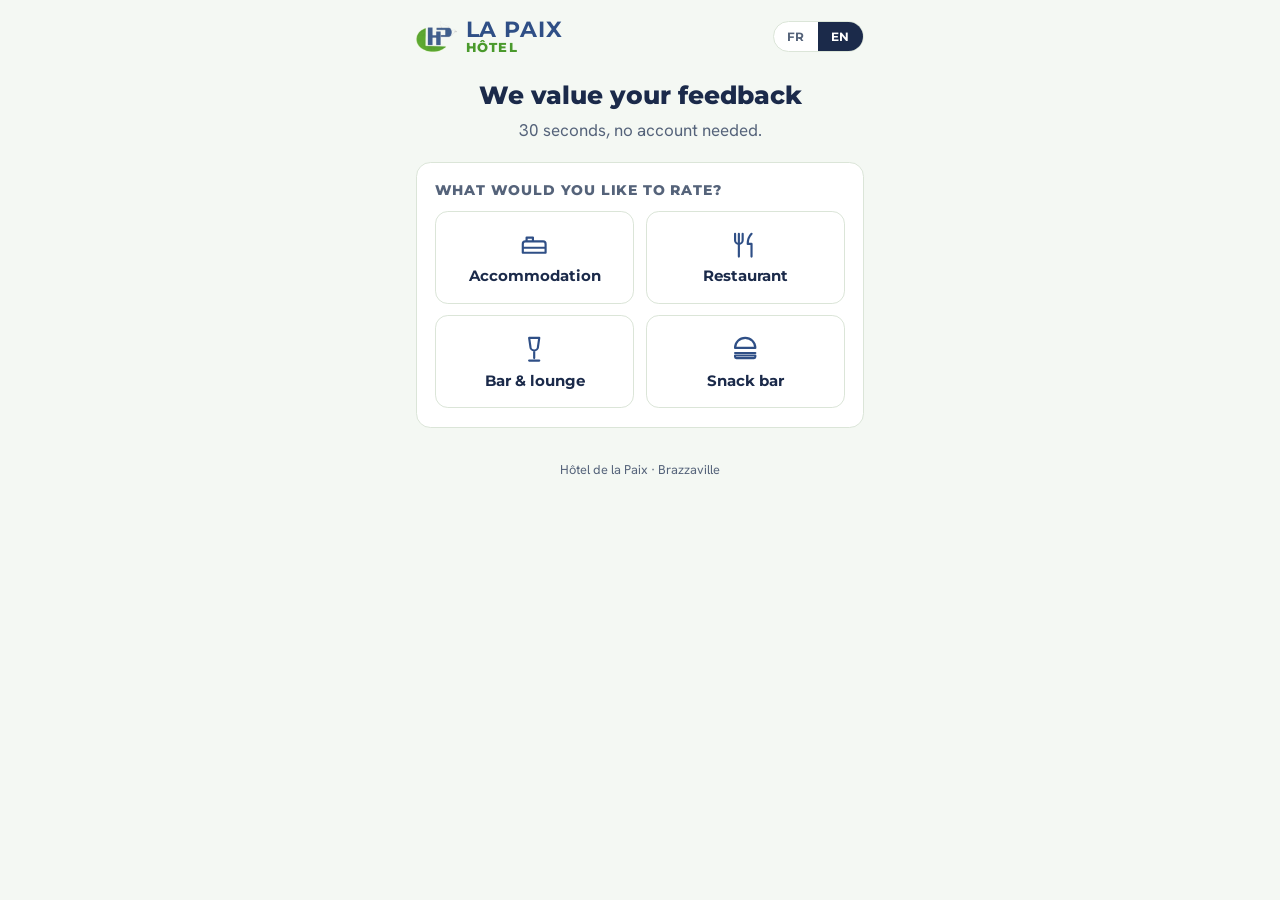
<file: index.html>
<!doctype html>
<html lang="fr">
<head>
<meta charset="utf-8">
<meta name="viewport" content="width=device-width,initial-scale=1">
<meta name="robots" content="noindex">
<title>Votre avis — Hôtel de la Paix</title>
<link rel="icon" type="image/png" href="favicon.png">
<link rel="stylesheet" href="style.css">
</head>
<body>
<div class="app">
  <div class="top">
    <div class="wm" aria-label="Hôtel de la Paix"><b>LA PAIX</b><i>HÔTEL</i></div>
    <div class="lang" role="group" aria-label="Langue"><button type="button" data-l="fr">FR</button><button type="button" data-l="en">EN</button></div>
  </div>
  <div class="hero">
    <span class="where" id="where" hidden></span>
    <h1 id="title"></h1>
    <p class="sub" id="sub"></p>
  </div>

  <section class="card" id="pick" hidden>
    <h2 id="pickT"></h2>
    <div class="svc" id="svcs"></div>
  </section>

  <form id="form" hidden novalidate>
    <section class="card">
      <h2 id="rateT"></h2>
      <div class="stars" id="stars" role="group"></div>
      <div class="rlabel" id="rlabel" aria-live="polite"></div>
      <details class="more"><summary id="moreS"></summary><div id="crits"></div></details>
    </section>
    <section class="card">
      <h2 id="comT"></h2>
      <textarea id="com" maxlength="1000" aria-labelledby="comT"></textarea>
    </section>
    <section class="card">
      <h2 id="conT"></h2>
      <div class="grid2">
        <input type="text" id="first" autocomplete="given-name" maxlength="60">
        <input type="text" id="last" autocomplete="family-name" maxlength="60">
        <input class="full" type="tel" id="phone" autocomplete="tel" maxlength="30">
        <input class="full" type="email" id="email" autocomplete="email" maxlength="120">
      </div>
      <label class="chk"><input type="checkbox" id="consent"><span id="consentT"></span></label>
      <label class="chk"><input type="checkbox" id="mkt"><span id="mktT"></span></label>
      <div class="hint" id="conH"></div>
      <div class="hint priv" id="privT"></div>
    </section>
    <input type="text" id="website" tabindex="-1" autocomplete="off" aria-hidden="true" style="position:absolute;left:-9999px;width:1px;height:1px;opacity:0">
    <button class="send" id="send" type="submit" disabled></button>
    <div class="hint" id="hint"></div>
  </form>

  <section class="card thanks" id="done" hidden>
    <div class="ok"><svg viewBox="0 0 24 24"><path d="M5 12.5l4.5 4.5L19 7.5"/></svg></div>
    <h1 id="thx"></h1>
    <div class="got" id="got"></div>
    <p class="sub" id="thx2"></p>
    <button class="link" id="again" type="button"></button>
  </section>

  <div class="foot" id="foot"></div>
</div>
<script src="config.js"></script>
<script src="store.js"></script>
<script src="app.js"></script>
</body>
</html>
</file>
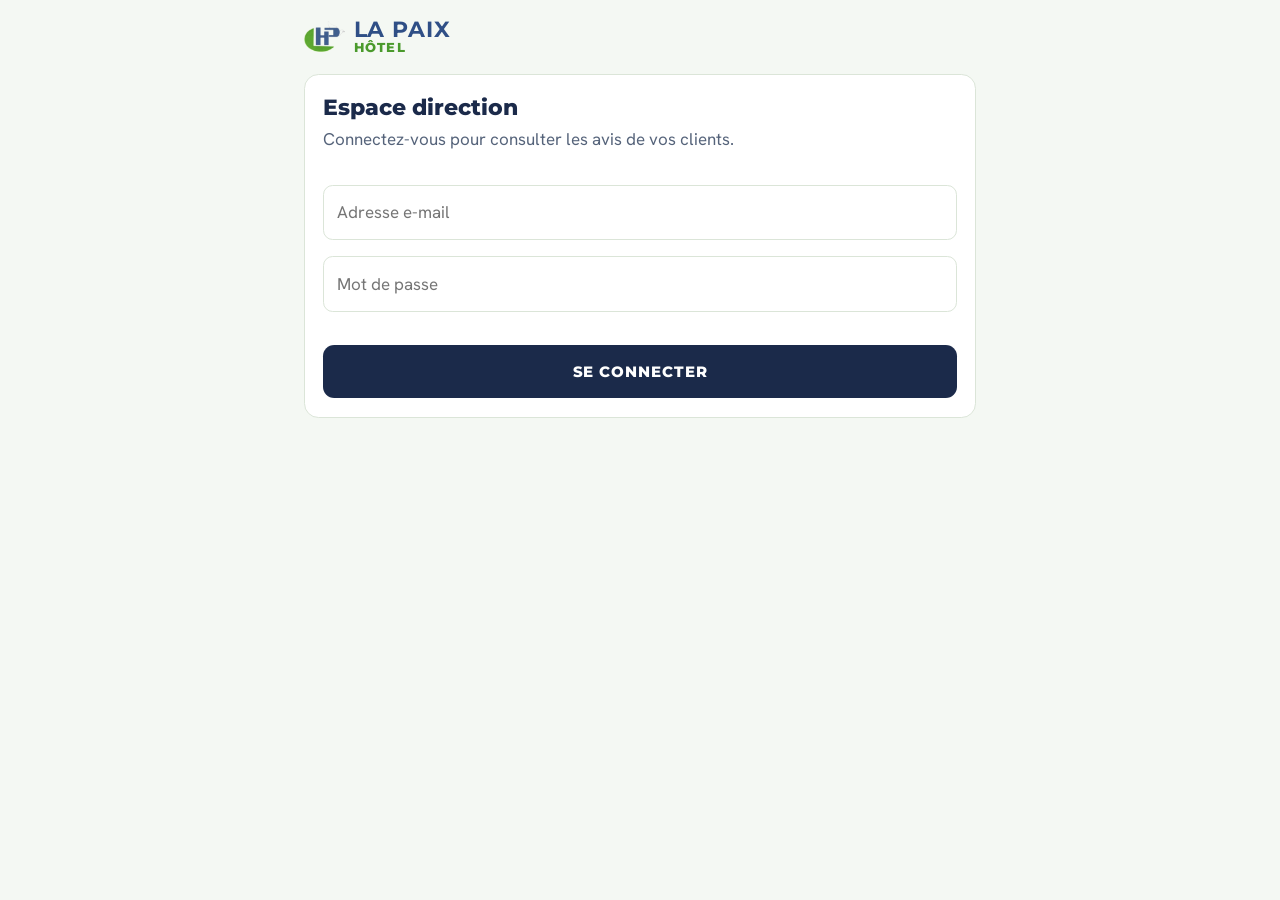
<file: abonnes.html>
<!doctype html>
<html lang="fr">
<head>
<meta charset="utf-8">
<meta name="viewport" content="width=device-width,initial-scale=1">
<meta name="robots" content="noindex,nofollow">
<title>Abonnés — Hôtel de la Paix</title>
<link rel="icon" type="image/png" href="favicon.png">
<link rel="stylesheet" href="style.css">
<link rel="stylesheet" href="admin.css">
<script src="config.js"></script>
<script src="store.js"></script>
<script>if(!Auth.isIn())location.replace("admin.html?next=abonnes.html");</script>
</head>
<body>
<div class="app adm abo">
  <div id="hdr" data-active=""></div>
  <h1 class="ttl">Abonnés à la newsletter</h1>
  <p class="sub">Personnes inscrites depuis le site, avec leur accord. Exportez la liste pour envoyer vos messages depuis votre outil d'e-mailing (lien de désinscription obligatoire).</p>
  <input type="search" id="q" class="srch" placeholder="Rechercher : nom ou e-mail" aria-label="Rechercher un abonné" autocomplete="off">
  <p class="sub" id="cnt"></p>
  <p class="abo-acts"><button type="button" class="act pri" id="csv">Exporter en CSV</button><button type="button" class="act" id="copy">Copier les e-mails</button></p>
  <div class="card" id="mailbox"><p><b>Écrire à vos abonnés</b></p><p class="sub">Un e-mail s'ouvre dans Gmail avec les adresses en <b>copie cachée</b> (les abonnés ne voient pas les adresses des autres). Envoyez-le depuis la boîte e-mail de communication de l'hôtel. Par lots de 50 adresses pour rester dans les limites d'envoi.</p><p class="abo-acts"><select id="lot" aria-label="Lot d'adresses" hidden></select><button type="button" class="act pri" id="wr">Rédiger un e-mail</button></p><p class="sub">Désinscription : si un abonné le demande, supprimez-le de la liste (bouton « Supprimer »).</p></div>
  <div id="list"></div>
  <div id="none" class="card empty" hidden><p><b>Aucun abonné pour l'instant.</b></p><p class="sub">Les inscriptions du formulaire de la page d'accueil apparaîtront ici.</p></div>
  <p class="sub" id="err" role="alert" hidden></p>
</div>
<div class="toast" id="toast" hidden></div>
<script src="menu.js"></script>
<script src="abonnes.js"></script>
</body>
</html>
</file>
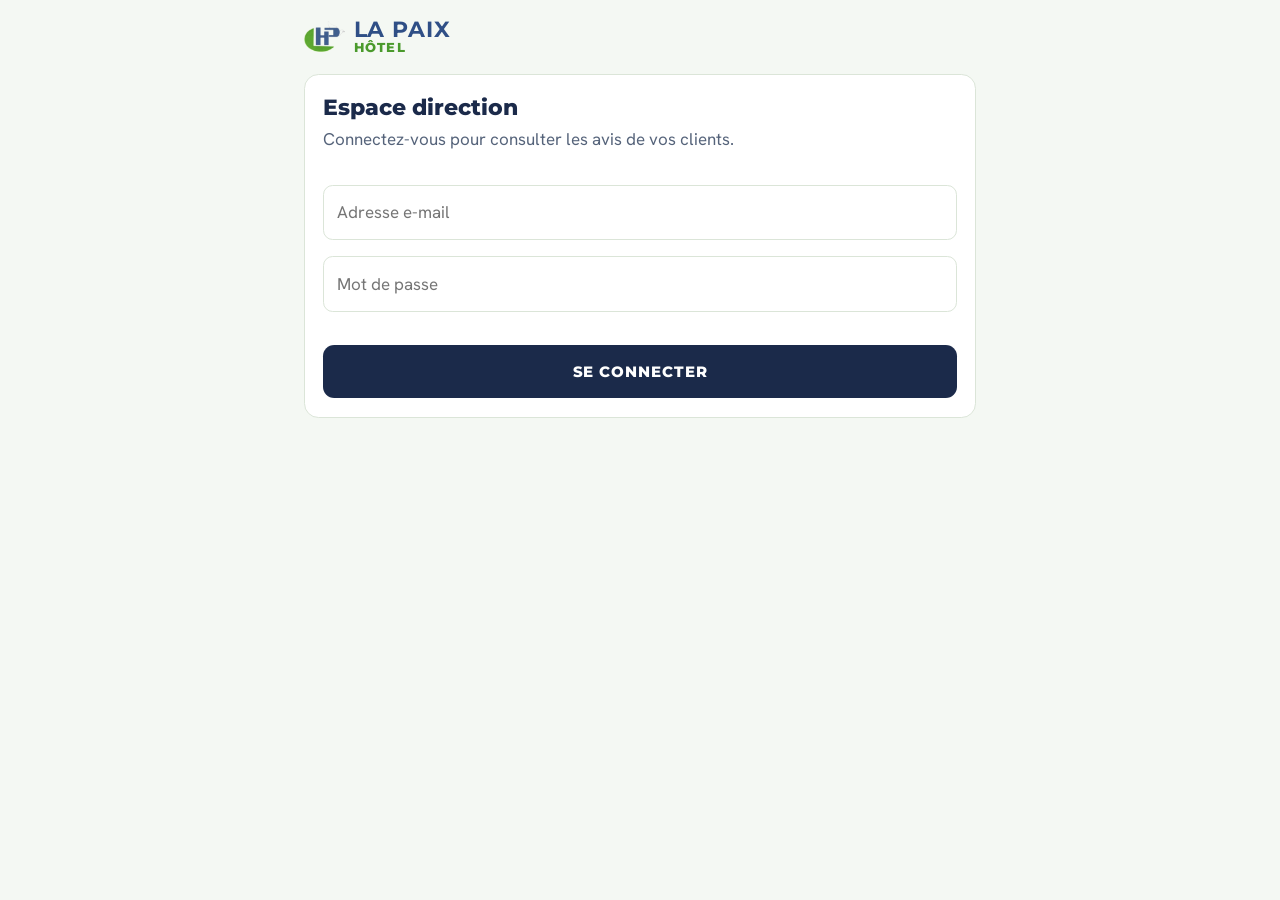
<file: accueil.html>
<!doctype html>
<html lang="fr">
<head>
<meta charset="utf-8">
<meta name="viewport" content="width=device-width,initial-scale=1">
<meta name="robots" content="noindex,nofollow">
<title>Accueil — Hôtel de la Paix</title>
<link rel="icon" type="image/png" href="favicon.png">
<link rel="stylesheet" href="style.css">
<link rel="stylesheet" href="admin.css">
<script src="config.js"></script>
<script src="store.js"></script>
<script>if(!Auth.isIn())location.replace("admin.html?next=accueil.html");</script>
</head>
<body>
<div class="app adm">
  <div class="hdr noprint"><div class="top"><div class="wm"><b>LA PAIX</b><i>HÔTEL</i></div><button type="button" class="pill" id="out2">Quitter</button></div></div>
  <h1 class="ttl">Bienvenue</h1>
  <p class="sub">Choisissez la plateforme à ouvrir.</p>
  <div class="hub">
    <a class="hubc" href="admin.html" id="cAvis">
      <span class="hi" aria-hidden="true">★</span>
      <span class="ht">Avis clients</span>
      <span class="hd">Notes, commentaires et réclamations de vos clients.</span>
      <span class="hs" id="sAvis">&nbsp;</span>
      <span class="hg">Ouvrir →</span>
    </a>
    <a class="hubc" href="reservations.html" id="cResa">
      <span class="hi" aria-hidden="true">🛎</span>
      <span class="ht">Réservations</span>
      <span class="hd">Demandes envoyées depuis le site : valider, refuser, confirmer.</span>
      <span class="hs" id="sResa">&nbsp;</span>
      <span class="hg">Ouvrir →</span>
    </a>
    <a class="hubc" href="abonnes.html" id="cNews">
      <span class="hi" aria-hidden="true">✉</span>
      <span class="ht">Newsletter</span>
      <span class="hd">Personnes inscrites depuis le site : liste et export pour vos envois.</span>
      <span class="hs" id="sNews">&nbsp;</span>
      <span class="hg">Ouvrir →</span>
    </a>
  </div>
</div>
<script src="accueil.js"></script>
</body>
</html>
</file>
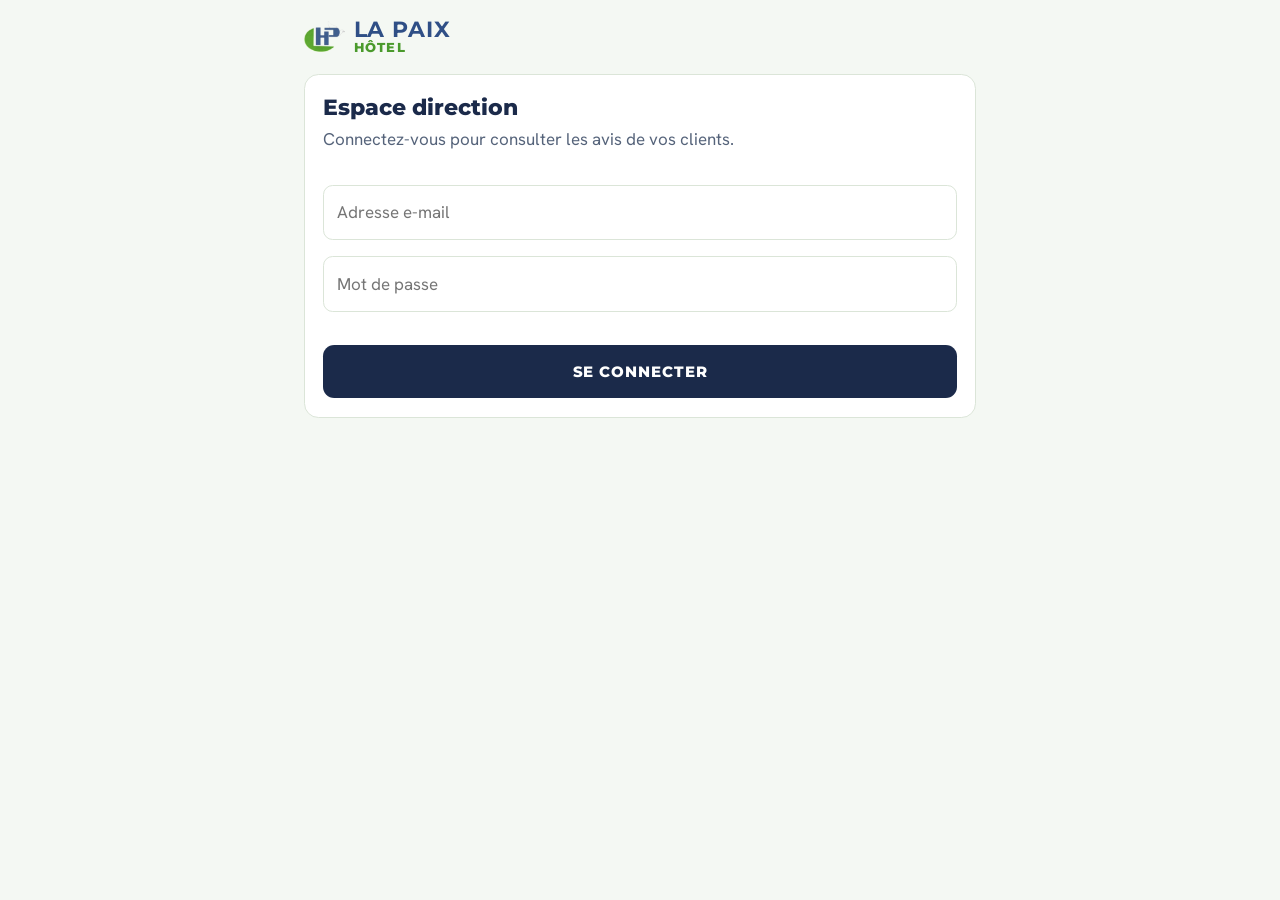
<file: admin.html>
<!doctype html>
<html lang="fr">
<head>
<meta charset="utf-8">
<meta name="viewport" content="width=device-width,initial-scale=1">
<meta name="robots" content="noindex,nofollow">
<title>Espace direction — Hôtel de la Paix</title>
<link rel="icon" type="image/png" href="favicon.png">
<link rel="stylesheet" href="style.css">
<link rel="stylesheet" href="admin.css">
</head>
<body>
<div class="app adm">

<section id="login" hidden>
  <div class="top"><div class="wm"><b>LA PAIX</b><i>HÔTEL</i></div></div>
  <div class="card">
    <h1 style="font-size:1.35rem">Espace direction</h1>
    <p class="sub">Connectez-vous pour consulter les avis de vos clients.</p>
    <form id="lf" autocomplete="off" novalidate>
      <input type="email" id="em" placeholder="Adresse e-mail" aria-label="Adresse e-mail" autocomplete="username" hidden style="margin-top:1rem;width:100%;font:inherit;padding:.85rem;border:1.5px solid var(--soft);border-radius:.6rem">
      <input type="password" id="pw" placeholder="Mot de passe" aria-label="Mot de passe" style="margin-top:1rem;width:100%;font:inherit;padding:.85rem;border:1.5px solid var(--soft);border-radius:.6rem">
      <div class="err" id="lerr" role="alert"></div>
      <button class="send" type="submit" style="margin-top:.4rem">Se connecter</button>
    </form>
  </div>
</section>

<section id="dash" hidden>
  <div id="hdr" data-active="dash"></div>
  <a href="reservations.html" class="banner bn2" id="bannerR" hidden></a>
  <a href="#reclC" class="banner" id="banner" hidden></a>
  <h1 class="ttl">Tableau de bord</h1>
  <p class="sub" id="upd"></p>

  <div id="empty" class="card empty" hidden>
    <p><b>Aucun avis pour le moment.</b></p>
    <p class="sub">Les avis laissés par vos clients apparaîtront ici.</p>
    <button type="button" class="demo" id="seed">Charger des avis d'exemple (démo)</button>
  </div>

  <div id="main" hidden>
    <div class="kpis">
      <div class="kpi big"><div class="lab">Note moyenne</div><div class="val" id="avg">–</div><div class="st" id="avgst"></div></div>
      <div class="kpi"><div class="lab">Avis reçus</div><div class="val" id="cnt">–</div></div>
      <div class="kpi"><div class="lab">Clients satisfaits</div><div class="val" id="sat">–</div><div class="mut">4 et 5 étoiles</div></div>
    </div>

    <section class="card" id="reclC">
      <h2>Réclamations</h2>
      <div class="cfg"><label for="seuil">Alerte pour les notes de</label>
        <select id="seuil"><option value="1">1 étoile</option><option value="2" selected>1 à 2 étoiles</option><option value="3">1 à 3 étoiles</option></select></div>
      <div class="tabs" id="tabs" role="tablist"></div>
      <div id="recl"></div>
    </section>

    <section class="card">
      <h2>Satisfaction par service</h2>
      <div id="bysvc"></div>
    </section>

    <section class="card">
      <h2>Avis récents</h2>
      <div id="recent"></div>
      <button type="button" class="more" id="more" hidden>Voir plus d'avis</button>
    </section>

    <div class="foot2"><button type="button" class="demo" id="clr">Effacer les avis (démo)</button></div>
  </div>
</section>

</div>
<div class="toast" id="toast" role="status" aria-live="polite" hidden></div>
<script src="config.js"></script>
<script src="store.js"></script>
<script src="menu.js"></script>
<script src="admin.js"></script>
</body>
</html>
</file>
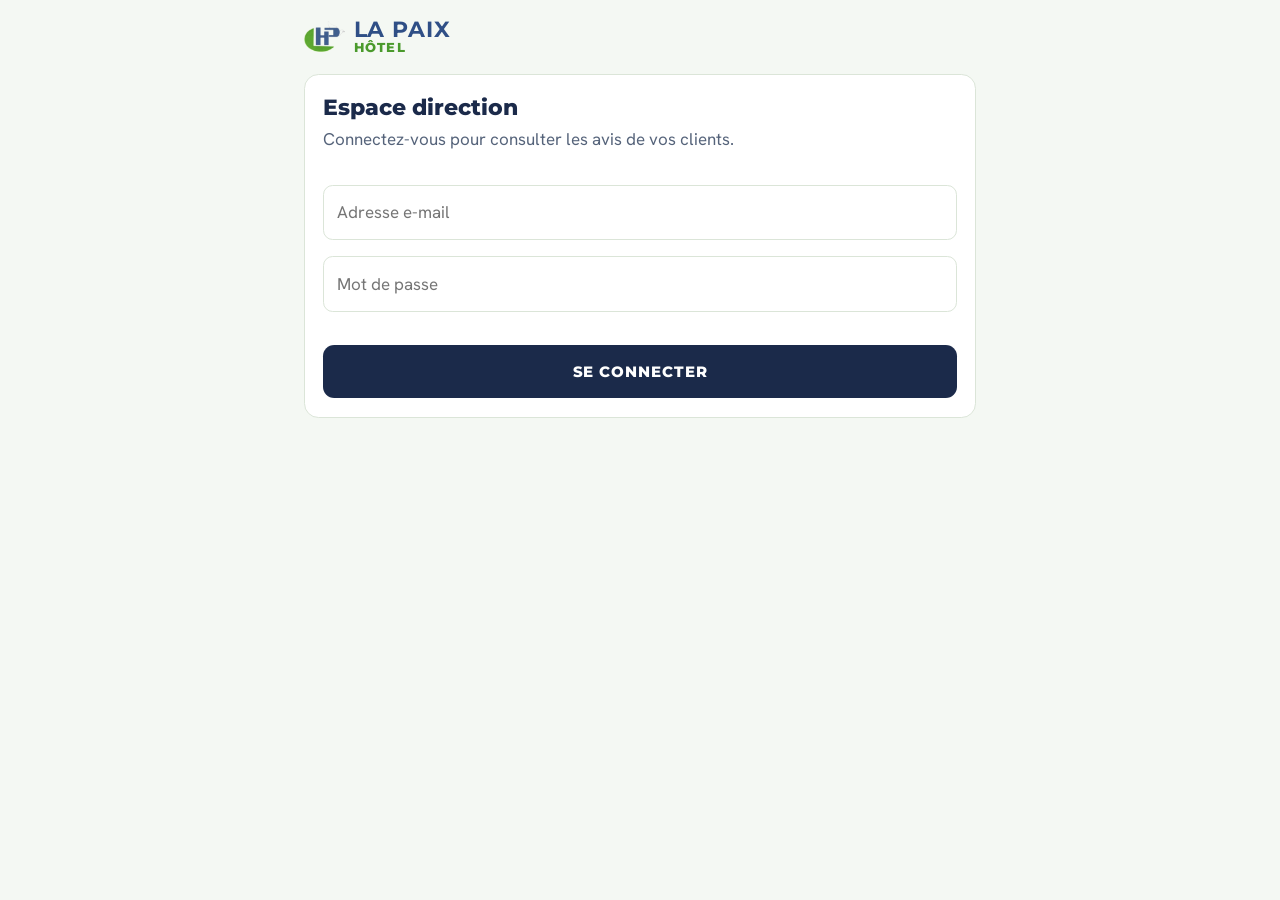
<file: clients.html>
<!doctype html>
<html lang="fr">
<head>
<meta charset="utf-8">
<meta name="viewport" content="width=device-width,initial-scale=1">
<meta name="robots" content="noindex,nofollow">
<title>Clients — Hôtel de la Paix</title>
<link rel="icon" type="image/png" href="favicon.png">
<link rel="stylesheet" href="style.css">
<link rel="stylesheet" href="admin.css">
<script src="config.js"></script>
<script src="store.js"></script>
<script>if(!Auth.isIn())location.replace("admin.html?next=clients.html");</script>
</head>
<body>
<div class="app adm">
  <div id="hdr" data-active="clients"></div>
  <h1 class="ttl">Clients</h1>
  <p class="sub">Clients ayant laissé volontairement leurs coordonnées.</p>
  <input type="search" id="q" class="srch" placeholder="Rechercher par nom, téléphone ou e-mail" aria-label="Rechercher un client" autocomplete="off">
  <div class="seg2" id="f"><button type="button" data-f="all" aria-pressed="true">Tous</button><button type="button" data-f="rec" aria-pressed="false">À recontacter</button></div>
  <div class="mut cnt" id="cnt"></div>
  <div id="list"></div>
  <div id="none" class="card empty" hidden><p><b>Aucun client trouvé.</b></p><p class="sub" id="nonetxt">Les clients qui laissent leurs coordonnées apparaîtront ici.</p></div>
</div>
<script src="menu.js"></script>
<script src="clients.js"></script>
</body>
</html>
</file>
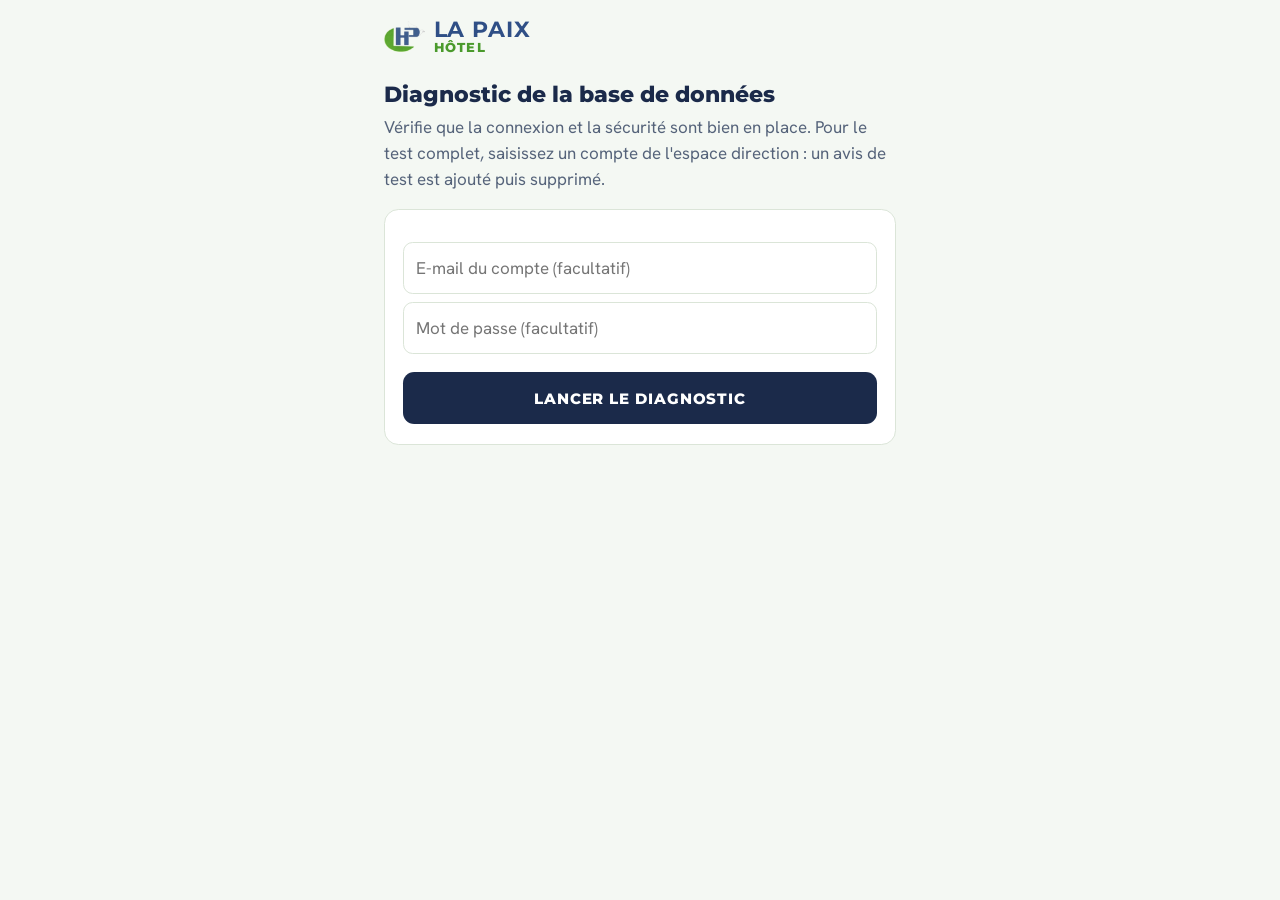
<file: diagnostic.html>
<!doctype html>
<html lang="fr"><head><meta charset="utf-8"><meta name="viewport" content="width=device-width,initial-scale=1"><meta name="robots" content="noindex,nofollow">
<title>Diagnostic — Hôtel de la Paix</title><link rel="icon" type="image/png" href="favicon.png"><link rel="stylesheet" href="style.css">
<style>.app{max-width:34rem}.ck{list-style:none;padding:0;margin:1rem 0}.ck li{display:flex;gap:.7rem;align-items:flex-start;padding:.6rem 0;border-bottom:1px solid var(--soft);font-size:.98rem}
.ck .i{flex:none;width:1.5rem;height:1.5rem;border-radius:50%;display:grid;place-items:center;font:800 .85rem Montserrat;color:#fff}
.ck .ok .i{background:var(--lg)}.ck .ko .i{background:var(--err)}.ck .wa .i{background:#c98a00}.ck .no .i{background:#9aa6b8}
.ck small{display:block;color:var(--grey)}.f{display:grid;gap:.5rem;margin:.8rem 0}.f input{font:inherit;padding:.75rem;border:1.5px solid var(--soft);border-radius:.6rem}
.sum{font:800 1.05rem Montserrat;margin:.8rem 0}</style></head>
<body><div class="app">
<div class="top"><div class="wm"><b>LA PAIX</b><i>HÔTEL</i></div></div>
<h1 style="font:800 1.4rem Montserrat">Diagnostic de la base de données</h1>
<p class="sub">Vérifie que la connexion et la sécurité sont bien en place. Pour le test complet, saisissez un compte de l'espace direction : un avis de test est ajouté puis supprimé.</p>
<div class="card"><div class="f"><input type="email" id="e" placeholder="E-mail du compte (facultatif)" autocomplete="username"><input type="password" id="p" placeholder="Mot de passe (facultatif)" autocomplete="current-password"></div>
<button class="send" id="go" type="button" style="margin-top:.3rem">Lancer le diagnostic</button></div>
<div class="sum" id="sum"></div><ul class="ck" id="res"></ul>
</div>
<script src="config.js"></script>
<script>
(function(){
var C=window.PAIX_CFG||{},U=String(C.SUPABASE_URL||'').replace(/\/+$/,''),K=String(C.SUPABASE_ANON_KEY||'').trim(),$=function(i){return document.getElementById(i)};
function req(m,path,o){o=o||{};var h={apikey:K,'Content-Type':'application/json'};if(o.t)h.Authorization='Bearer '+o.t;for(var k in (o.h||{}))h[k]=o.h[k];
  return fetch(U+path,{method:m,headers:h,body:o.b?JSON.stringify(o.b):undefined}).then(function(r){return r.text().then(function(t){var d=null;try{d=t?JSON.parse(t):null}catch(e){}return{s:r.status,d:d}})})}
var nOk=0,nKo=0;
function add(st,txt,sub){var li=document.createElement('li');li.className=st;li.innerHTML='<span class="i">'+(st==='ok'?'✓':st==='ko'?'✕':st==='wa'?'!':'–')+'</span><div>'+txt+(sub?'<small>'+sub+'</small>':'')+'</div>';$('res').appendChild(li);if(st==='ok')nOk++;if(st==='ko')nKo++}
function run(){
  $('res').innerHTML='';nOk=0;nKo=0;$('sum').textContent='';$('go').disabled=true;
  if(!U||!K){add('ko','Configuration absente','Renseignez SUPABASE_URL et SUPABASE_ANON_KEY dans config.js.');return done()}
  add('ok','Configuration renseignée',U);
  var tok=null,role=null,id='DIAG-'+Date.now().toString(36).toUpperCase();
  req('POST','/rest/v1/rpc/ping',{b:{}}).then(function(r){
    if(r.s===200&&r.d==='ok')add('ok','Base de données joignable');else add('ko','Base de données injoignable ou schéma non installé','Réponse '+r.s+'. Avez-vous exécuté schema.sql ?');
    return req('GET','/rest/v1/reviews?select=id&limit=1');
  }).then(function(r){
    if(r.s===401||r.s===403||(r.s===200&&Array.isArray(r.d)&&!r.d.length))add('ok','Les avis ne sont PAS lisibles publiquement','Un visiteur non connecté ne peut rien lire.');else add('ko','ALERTE : les avis sont lisibles sans connexion','Vérifiez que schema.sql a été exécuté en entier.');
    return req('GET','/rest/v1/staff?select=user_id&limit=1');
  }).then(function(r){
    if(r.s===401||r.s===403||(r.s===200&&Array.isArray(r.d)&&!r.d.length))add('ok','La liste du personnel est protégée');else add('ko','ALERTE : la liste du personnel est lisible publiquement');
    var e=$('e').value.trim(),p=$('p').value;
    if(!e||!p){add('no','Test complet non lancé','Saisissez un compte pour tester la connexion et le traitement des avis.');return null}
    return req('POST','/auth/v1/token?grant_type=password',{b:{email:e,password:p}}).then(function(a){
      if(a.s!==200){add('ko','Connexion refusée',(a.d&&(a.d.error_description||a.d.msg))||('Erreur '+a.s));return null}
      tok=a.d.access_token;
      return req('GET','/rest/v1/staff?select=role&user_id=eq.'+a.d.user.id,{t:tok}).then(function(q){
        if(!q.d||!q.d.length){add('ko','Ce compte existe mais n\'est pas dans la liste du personnel','Exécutez l\'insertion dans la table staff (voir schema.sql, étape 6).');return null}
        role=q.d[0].role;add('ok','Connexion réussie','Rôle : '+role);
        return req('POST','/rest/v1/reviews',{b:{id:id,service:'restaurant',lieu:'TEST',note:3,comment:'Avis de test (diagnostic)',lang:'fr'},h:{Prefer:'return=minimal'}}).then(function(w){
          if(w.s===201)add('ok','Un client peut déposer un avis');else{add('ko','Dépôt d\'avis refusé','Réponse '+w.s+' : '+(w.d&&w.d.message||''));return null}
          return req('GET','/rest/v1/reviews?id=eq.'+id,{t:tok});
        }).then(function(g){
          if(!g)return null;
          if(g.d&&g.d.length===1)add('ok','Le personnel peut lire les avis');else{add('ko','Le personnel ne voit pas l\'avis de test');return null}
          return req('PATCH','/rest/v1/reviews?id=eq.'+id,{t:tok,h:{Prefer:'return=minimal'},b:{statut:'En cours',note_interne:'test',historique:[{s:'En cours'}]}}).then(function(u){
            if(u.s===204||u.s===200)add('ok','Le personnel peut traiter une réclamation');else add('ko','Traitement refusé','Réponse '+u.s);
            return req('PATCH','/rest/v1/reviews?id=eq.'+id,{t:tok,h:{Prefer:'return=minimal'},b:{note:5}});
          }).then(function(u2){
            if(u2.s>=400)add('ok','La note d\'un avis ne peut pas être modifiée','Les clients ne peuvent pas être falsifiés.');else add('ko','ALERTE : la note d\'un avis est modifiable');
            if(role!=='direction'){add('wa','Avis de test conservé','Seule la direction peut le supprimer : il porte le lieu « TEST ».');return null}
            return req('DELETE','/rest/v1/reviews?id=eq.'+id,{t:tok,h:{Prefer:'return=representation'}}).then(function(d){
              if(d.s===200&&d.d&&d.d.length===1)add('ok','La direction peut supprimer (avis de test retiré)');else add('ko','Suppression refusée','Réponse '+d.s);
            });
          });
        });
      });
    });
  }).catch(function(err){add('ko','Erreur réseau',String(err.message||err))}).then(done);
}
function done(){$('go').disabled=false;$('sum').textContent=nKo?('✕ '+nKo+' problème'+(nKo>1?'s':'')+' à corriger'):('✓ Tout est en ordre ('+nOk+' contrôles réussis)');$('sum').style.color=nKo?'#b3261e':'#2f4f86'}
$('go').addEventListener('click',run);
})();
</script></body></html>
</file>
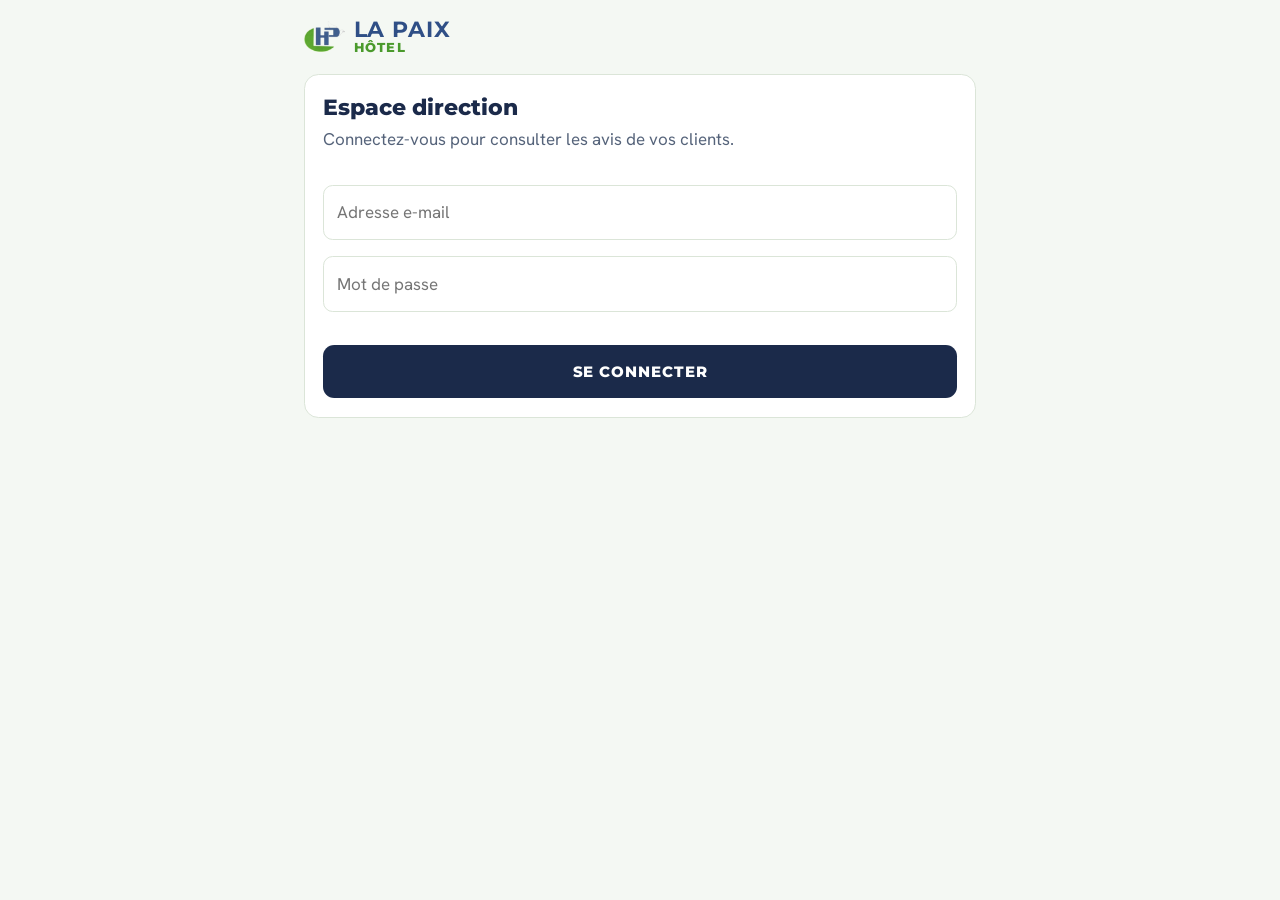
<file: exports.html>
<!doctype html>
<html lang="fr">
<head>
<meta charset="utf-8">
<meta name="viewport" content="width=device-width,initial-scale=1">
<meta name="robots" content="noindex,nofollow">
<title>Exports — Hôtel de la Paix</title>
<link rel="icon" type="image/png" href="favicon.png">
<link rel="stylesheet" href="style.css">
<link rel="stylesheet" href="admin.css">
<script src="config.js"></script>
<script src="store.js"></script>
<script>if(!Auth.isIn()||Auth.role()!=="direction")location.replace("admin.html?next=exports.html");</script>
</head>
<body>
<div class="app adm">
  <div id="hdr" data-active="exports"></div>
  <h1 class="ttl">Exports et rapports</h1>
  <p class="sub">Récupérez vos données pour Excel, ou imprimez un rapport mensuel en PDF.</p>

  <section class="card">
    <h2>Rapport mensuel (PDF)</h2>
    <p class="sub" style="margin:.2rem 0 .8rem">Un résumé d'une page : note, évolution, services, réclamations et commentaires.</p>
    <label class="f2" for="rm">Mois</label>
    <input type="month" id="rm" class="srch">
    <button type="button" class="btnp" id="rep">Ouvrir le rapport</button>
  </section>

  <section class="card">
    <h2>Données (Excel / CSV)</h2>
    <label class="f2" for="em">Période</label>
    <select id="ep" class="srch"><option value="all">Toutes les données</option><option value="month">Un mois précis</option></select>
    <input type="month" id="em" class="srch" hidden>
    <div class="exp">
      <button type="button" class="btnp" id="xa">Télécharger les avis</button>
      <button type="button" class="btnp" id="xc">Télécharger les clients</button>
    </div>
    <p class="hint" style="text-align:left" id="xinfo"></p>
    <p class="hint" style="text-align:left">Le fichier s'ouvre directement dans Excel (ou Google Sheets).</p>
  </section>
</div>
<script src="menu.js"></script>
<script src="clients.js"></script>
<script src="exports.js"></script>
</body>
</html>
</file>
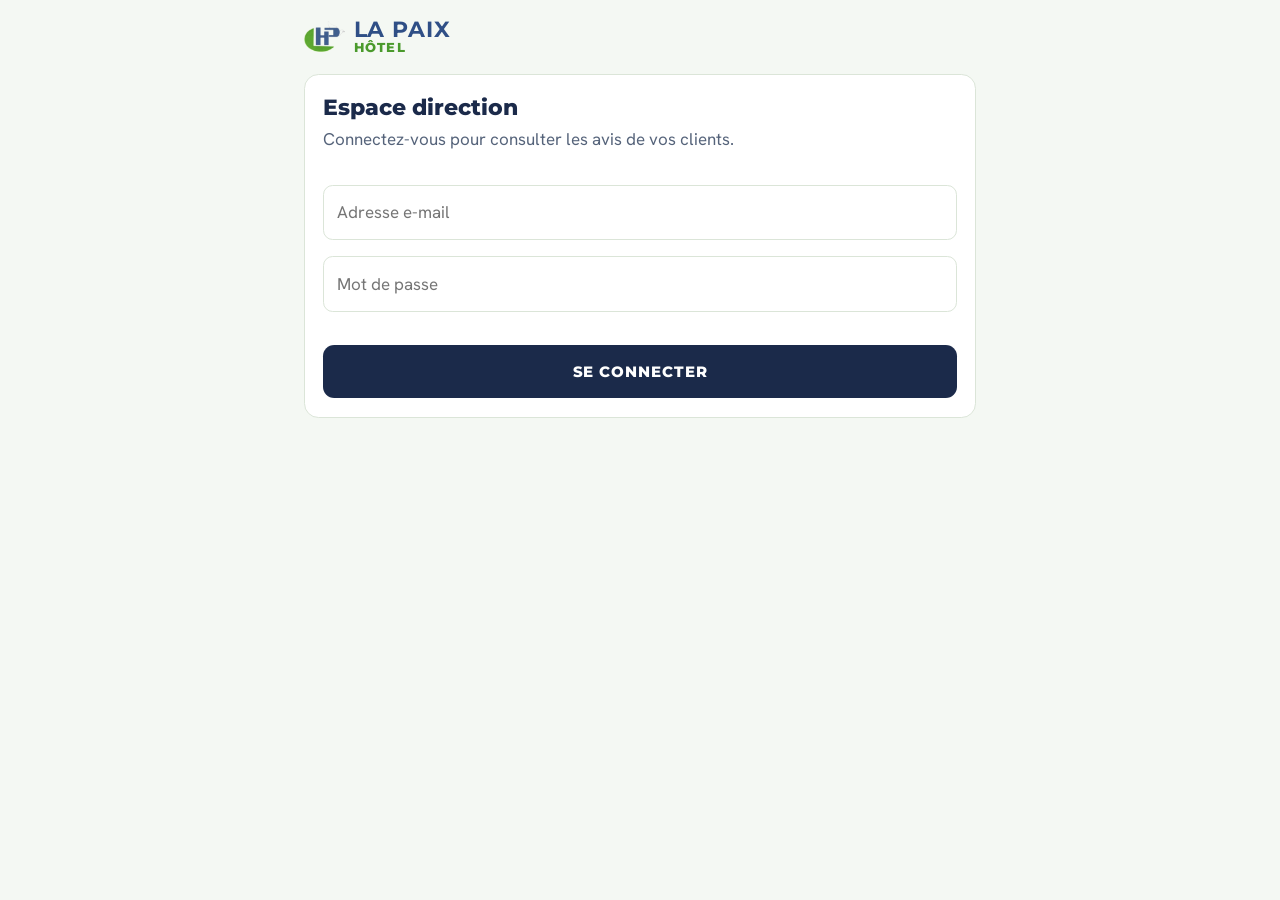
<file: qr.html>
<!doctype html>
<html lang="fr">
<head>
<meta charset="utf-8">
<meta name="viewport" content="width=device-width,initial-scale=1">
<meta name="robots" content="noindex,nofollow">
<title>QR codes à imprimer — Hôtel de la Paix</title>
<link rel="icon" type="image/png" href="favicon.png">
<link rel="stylesheet" href="style.css">
<style>
.wrapq{max-width:64rem;margin:0 auto;padding:1rem 1rem 3rem}
.ctl{display:grid;gap:1rem;grid-template-columns:1fr}
@media(min-width:48rem){.ctl{grid-template-columns:1fr 1fr}}
.ctl label.f{display:block;font-weight:600;font-size:.92rem;margin-bottom:.3rem}
.ctl .help{color:var(--grey);font-size:.85rem;margin:.3rem 0 0}
.ck{display:flex;flex-wrap:wrap;gap:.5rem 1.2rem}
.ck label{display:flex;gap:.45rem;align-items:center;font-size:.98rem}
.ck input{width:1.15rem;height:1.15rem;accent-color:var(--lb)}
.bar{display:flex;gap:.7rem;flex-wrap:wrap;align-items:center;margin:1.2rem 0 .4rem}
.bar .send{width:auto;margin:0;padding:.85rem 1.4rem}
.cnt{color:var(--grey);font-size:.92rem}
.sheet{display:grid;grid-template-columns:repeat(auto-fill,minmax(15rem,1fr));gap:1rem;margin-top:1rem}
.qc{background:#fff;border:1.5px solid var(--ink);border-radius:.8rem;padding:1.1rem 1rem;text-align:center;break-inside:avoid;page-break-inside:avoid}
.qc .wm{align-items:center;margin:0 auto .6rem}
.qc .lieu{font:800 1.15rem/1.2 var(--display);margin:.2rem 0 .1rem}
.qc .inv{font:700 .95rem var(--display);margin:.5rem 0 0}
.qc .inv2{color:var(--grey);font-size:.82rem;margin:.1rem 0 0}
.qc .q{width:78%;margin:.5rem auto}
.qc .q svg{width:100%;height:auto;display:block}
.qc .url{font-size:.62rem;color:var(--grey);word-break:break-all;margin-top:.4rem}
@media print{
  body{background:#fff}.noprint{display:none!important}
  .wrapq{max-width:none;padding:0}
  .sheet{grid-template-columns:repeat(2,1fr);gap:8mm;margin:0}
  .qc{border:1.2pt solid #1b2a4a}
  @page{size:A4;margin:10mm}
}
</style>
</head>
<body>
<div class="wrapq">
  <div id="hdr" data-active="qr"></div>
  <section class="card noprint">
    <div class="ctl">
      <div>
        <label class="f" for="base">Adresse de la page d'avis</label>
        <input type="text" id="base" spellcheck="false">
        <p class="help">C'est l'adresse où les clients arriveront. Elle est préremplie ; changez-la si le site a une autre adresse.</p>
      </div>
      <div>
        <label class="f" for="rooms">Numéros de chambres</label>
        <input type="text" id="rooms" value="101-110, 201-210" spellcheck="false">
        <p class="help">Plages ou numéros séparés par des virgules (ex : 101-110, 201-210, 305). Laissez vide pour aucune chambre.</p>
      </div>
    </div>
    <div class="ck" style="margin-top:1rem">
      <label><input type="checkbox" id="c-restaurant" checked> Restaurant</label>
      <label><input type="checkbox" id="c-bar" checked> Bar & salon</label>
      <label><input type="checkbox" id="c-snack" checked> Snack-bar</label>
      <label><input type="checkbox" id="c-hebergement" checked> Hébergement (QR général, réception)</label>
    </div>
    <div class="bar"><button class="send" id="print" type="button">Imprimer / Enregistrer en PDF</button><span class="cnt" id="cnt"></span></div>
    <p class="help">Astuce : dans la fenêtre d'impression, choisissez « Enregistrer en PDF » pour garder le fichier. Testez toujours un QR avec un téléphone avant d'imprimer en quantité.</p>
  </section>
  <div class="sheet" id="sheet"></div>
</div>
<script src="config.js"></script>
<script src="store.js"></script>
<script>if(!Auth.isIn()||Auth.role()!=="direction")location.replace("admin.html?next=qr.html");</script>
<script src="menu.js"></script>
<script src="qrcode.js"></script>
<script>
(function(){
'use strict';
var $=function(i){return document.getElementById(i)};
var def=location.href.split('#')[0].split('?')[0].replace(/qr\.html$/,'');
var proto=location.protocol==='file:'?'https://VOTRE-ADRESSE/':def;
$('base').value=proto;
function parseRooms(s){
  var out=[],seen={};
  String(s||'').split(',').forEach(function(p){
    p=p.trim(); if(!p)return;
    var m=p.match(/^(\d{1,5})\s*[-–]\s*(\d{1,5})$/);
    if(m){var a=+m[1],b=+m[2];if(b<a){var t=a;a=b;b=t}if(b-a>300)b=a+300;for(var i=a;i<=b;i++)add(String(i))}
    else if(/^[A-Za-z0-9]{1,6}$/.test(p))add(p);
  });
  function add(n){if(!seen[n]){seen[n]=1;out.push(n)}}
  return out;
}
function esc(s){return String(s).replace(/[&<>"]/g,function(c){return {'&':'&amp;','<':'&lt;','>':'&gt;','"':'&quot;'}[c]})}
function card(label,url){
  var qr=qrcode(0,'M');qr.addData(url);qr.make();
  return '<div class="qc"><div class="wm"><b>LA PAIX</b><i>HÔTEL</i></div><div class="lieu">'+esc(label)+'</div>'+
   '<div class="q">'+qr.createSvgTag({cellSize:4,margin:2,scalable:true})+'</div>'+
   '<div class="inv">Votre avis en 30 secondes</div><div class="inv2">Scannez · Scan to leave a review</div>'+
   '<div class="url">'+esc(url)+'</div></div>';
}
function render(){
  var base=$('base').value.trim();if(base&&!/[\/]$/.test(base))base+='/';
  var items=[];
  parseRooms($('rooms').value).forEach(function(n){items.push(['Chambre '+n,base+'index.html?lieu=chambre-'+encodeURIComponent(n)])});
  if($('c-hebergement').checked)items.push(['Hébergement · Réception',base+'index.html?lieu=hebergement']);
  if($('c-restaurant').checked)items.push(['Restaurant',base+'index.html?lieu=restaurant']);
  if($('c-bar').checked)items.push(['Bar & salon',base+'index.html?lieu=bar']);
  if($('c-snack').checked)items.push(['Snack-bar',base+'index.html?lieu=snack-bar']);
  $('sheet').innerHTML=items.map(function(i){return card(i[0],i[1])}).join('');
  $('cnt').textContent=items.length+' QR code'+(items.length>1?'s':'');
}
['base','rooms'].forEach(function(i){$(i).addEventListener('input',render)});
document.querySelectorAll('.ck input').forEach(function(c){c.addEventListener('change',render)});
$('print').addEventListener('click',function(){window.print()});
render();
})();
</script>
</body>
</html>
</file>
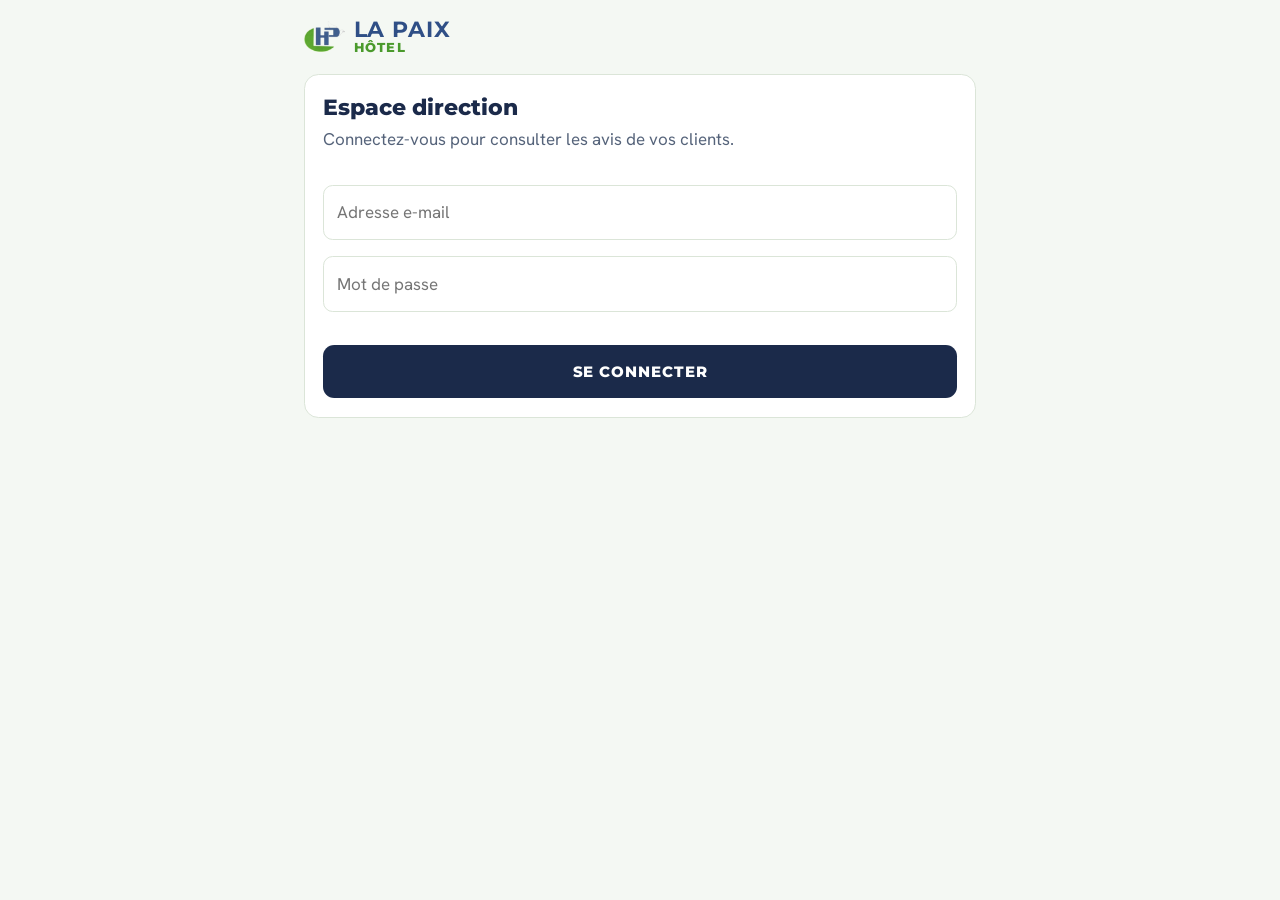
<file: report.html>
<!doctype html>
<html lang="fr">
<head>
<meta charset="utf-8">
<meta name="viewport" content="width=device-width,initial-scale=1">
<meta name="robots" content="noindex,nofollow">
<title>Rapport mensuel — Hôtel de la Paix</title>
<link rel="icon" type="image/png" href="favicon.png"><link rel="stylesheet" href="style.css">
<link rel="stylesheet" href="admin.css">
<script src="config.js"></script>
<script src="store.js"></script>
<script>if(!Auth.isIn()||Auth.role()!=="direction")location.replace("admin.html?next=exports.html");</script>
<style>
.rp{max-width:50rem;margin:0 auto;padding:1rem}
.rp .bar2{display:flex;gap:.6rem;flex-wrap:wrap;margin-bottom:1rem}
.rp .bar2 a,.rp .bar2 button{font:700 .8rem var(--display);letter-spacing:.04em;text-transform:uppercase;border:0;border-radius:.6rem;padding:.8rem 1.1rem;cursor:pointer;text-decoration:none}
.rp .bar2 .p{background:var(--ink);color:#fff}.rp .bar2 .s{background:#fff;color:var(--ink);border:1.5px solid var(--soft)}
.sheet2{background:#fff;border:1px solid var(--soft);border-radius:.8rem;padding:1.4rem}
.sheet2 header{display:flex;justify-content:space-between;align-items:flex-start;gap:1rem;border-bottom:2px solid var(--ink);padding-bottom:.8rem;margin-bottom:1rem}
.sheet2 h1{font:800 1.35rem/1.2 var(--display);margin:0}.sheet2 .mois{color:var(--lb);font:800 1.05rem var(--display);margin-top:.2rem}
.sheet2 .gen{font-size:.78rem;color:var(--grey);text-align:right}
.sheet2 h3{font:800 .82rem var(--display);letter-spacing:.07em;text-transform:uppercase;color:var(--grey);margin:1.3rem 0 .5rem}
.k4{display:grid;grid-template-columns:repeat(4,1fr);gap:.6rem}
.k4 div{border:1px solid var(--soft);border-radius:.6rem;padding:.6rem .7rem}
.k4 b{display:block;font:800 1.5rem/1.1 var(--display)}.k4 span{font-size:.72rem;color:var(--grey);text-transform:uppercase;letter-spacing:.04em;font-weight:700}.k4 small{display:block;font-size:.72rem;color:var(--grey);margin-top:.15rem}
.two{display:grid;grid-template-columns:1fr 1fr;gap:1rem}
table.t{width:100%;border-collapse:collapse;font-size:.9rem}
table.t th,table.t td{text-align:left;padding:.4rem .3rem;border-bottom:1px solid var(--soft)}table.t th{font-size:.72rem;color:var(--grey);text-transform:uppercase;letter-spacing:.04em}
table.t td.r,table.t th.r{text-align:right}
.q2{border-left:3px solid var(--soft);padding:.2rem .7rem;margin:.45rem 0;font-size:.9rem;break-inside:avoid}.q2.neg{border-color:var(--err)}.q2.pos{border-color:var(--lg)}.q2 small{color:var(--grey);display:block}
.empty2{color:var(--grey);font-size:.9rem}
.sheet2 .foot3{margin-top:1.4rem;font-size:.75rem;color:var(--grey);border-top:1px solid var(--soft);padding-top:.6rem}
@media(max-width:36rem){.k4{grid-template-columns:1fr 1fr}.two{grid-template-columns:1fr}.sheet2{padding:1rem}}
@media print{
  body{background:#fff}.noprint{display:none!important}
  .rp{max-width:none;padding:0}.sheet2{border:0;padding:0;border-radius:0}
  .k4{grid-template-columns:repeat(4,1fr)}.two{grid-template-columns:1fr 1fr}
  @page{size:A4;margin:12mm}
}
</style>
</head>
<body>
<div class="rp">
  <div class="bar2 noprint"><a class="s" href="exports.html">← Exports</a><button type="button" class="p" id="pr">Imprimer / Enregistrer en PDF</button></div>
  <article class="sheet2" id="sheet"></article>
</div>
<script src="charts.js"></script>
<script src="report.js"></script>
</body>
</html>
</file>
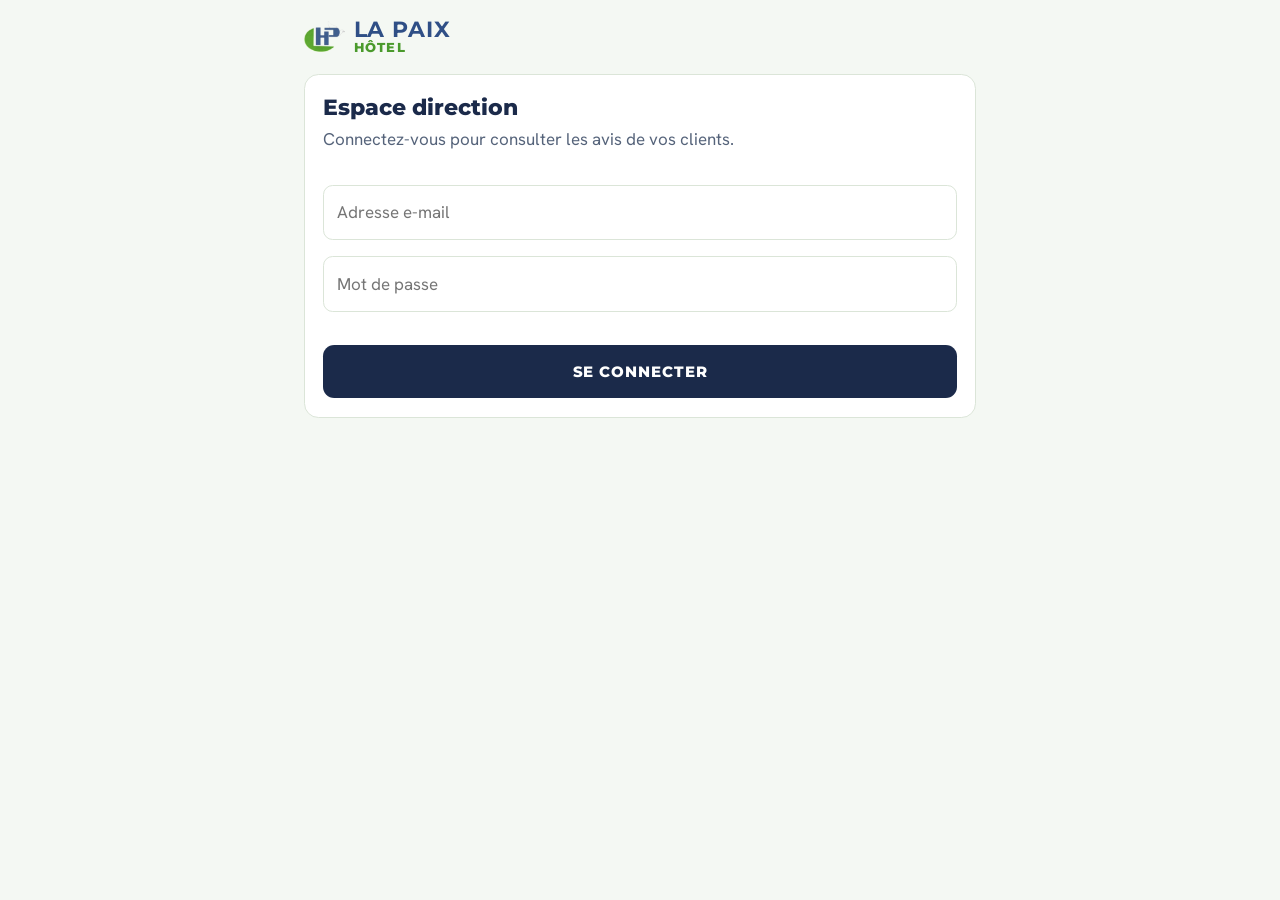
<file: reservations.html>
<!doctype html>
<html lang="fr">
<head>
<meta charset="utf-8">
<meta name="viewport" content="width=device-width,initial-scale=1">
<meta name="robots" content="noindex,nofollow">
<title>Réservations — Hôtel de la Paix</title>
<link rel="icon" type="image/png" href="favicon.png">
<link rel="stylesheet" href="style.css">
<link rel="stylesheet" href="admin.css">
<script src="config.js"></script>
<script src="store.js"></script>
<script>if(!Auth.isIn())location.replace("admin.html?next=reservations.html");</script>
</head>
<body>
<div class="app adm">
  <div id="hdr" data-active="resa"></div>
  <h1 class="ttl">Réservations</h1>
  <p class="sub">Demandes envoyées depuis le site. Vérifiez vos disponibilités, validez, puis prévenez le client.</p>
  <input type="search" id="q" class="srch" placeholder="Rechercher : numéro (RES-…), nom ou téléphone" aria-label="Rechercher une réservation" autocomplete="off">
  <div class="tabs" id="tabs"></div>
  <p class="sub" id="qinfo" hidden></p>
  <div id="list"></div>
  <div id="none" class="card empty" hidden><p><b>Aucune demande ici.</b></p><p class="sub">Les demandes de réservation du site apparaîtront dans cette page.</p></div>
</div>
<div class="toast" id="toast" hidden></div>
<script src="menu.js"></script>
<script src="reservations.js"></script>
</body>
</html>
</file>
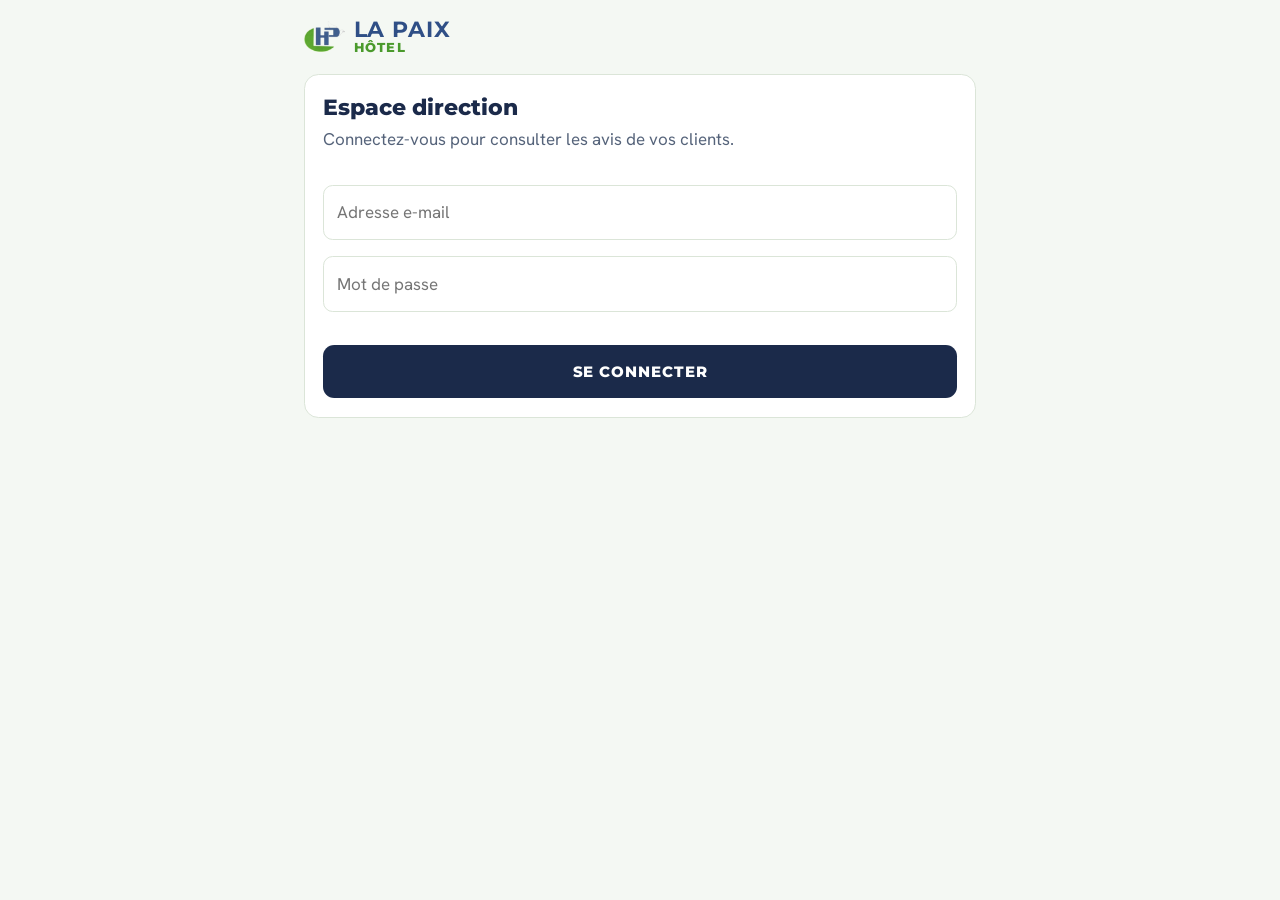
<file: stats.html>
<!doctype html>
<html lang="fr">
<head>
<meta charset="utf-8">
<meta name="viewport" content="width=device-width,initial-scale=1">
<meta name="robots" content="noindex,nofollow">
<title>Statistiques — Hôtel de la Paix</title>
<link rel="icon" type="image/png" href="favicon.png">
<link rel="stylesheet" href="style.css">
<link rel="stylesheet" href="admin.css">
<script src="config.js"></script>
<script src="store.js"></script>
<script>if(!Auth.isIn())location.replace("admin.html?next=stats.html");</script>
</head>
<body>
<div class="app adm">
  <div id="hdr" data-active="stats"></div>
  <h1 class="ttl">Statistiques</h1>

  <div class="seg" id="per" role="tablist" aria-label="Période">
    <button type="button" data-p="day">Jour</button><button type="button" data-p="week">Semaine</button><button type="button" data-p="month" aria-pressed="true">Mois</button><button type="button" data-p="year">Année</button><button type="button" data-p="all">Tout</button>
  </div>
  <div class="nav2" id="nav"><button type="button" id="pv" aria-label="Période précédente">‹</button>
    <div class="curp"><span id="plab"></span><input type="date" id="pick" aria-label="Choisir une date"><select id="pickY" aria-label="Choisir une année" hidden></select></div>
    <button type="button" id="nx" aria-label="Période suivante">›</button></div>
  <button type="button" class="lnk" id="todayB" hidden>Revenir à aujourd'hui</button>
  <div class="flt">
    <select id="fs" aria-label="Service"></select>
    <select id="fn" aria-label="Note"><option value="">Toutes les notes</option><option value="5">5 étoiles</option><option value="4">4 étoiles</option><option value="3">3 étoiles</option><option value="2">2 étoiles</option><option value="1">1 étoile</option></select>
    <select id="fl" class="wide" aria-label="Chambre ou QR code"></select>
  </div>

  <div id="none" class="card empty" hidden><p><b>Aucun avis pour ces filtres.</b></p><p class="sub">Changez la période ou retirez un filtre.</p></div>

  <div id="st">
    <div class="kpis">
      <div class="kpi"><div class="lab">Avis</div><div class="val" id="k1">–</div><div class="mut" id="k1d"></div></div>
      <div class="kpi"><div class="lab">Note moyenne</div><div class="val" id="k2">–</div><div class="mut" id="k2d"></div></div>
    </div>

    <section class="card">
      <h2>Évolution de la note moyenne</h2>
      <div id="ch1" class="chart"></div>
      <div class="ro" id="ro1"></div>
    </section>
    <section class="card">
      <h2>Nombre d'avis</h2>
      <div id="ch2" class="chart"></div>
    </section>
    <section class="card">
      <h2>Répartition des étoiles</h2>
      <div id="dist"></div>
    </section>
    <section class="card">
      <h2>Comparaison entre services</h2>
      <div id="cmp"></div>
    </section>
  </div>
</div>
<script src="charts.js"></script>
<script src="menu.js"></script>
<script src="stats.js"></script>
</body>
</html>
</file>
<file: style.css>
@font-face{font-family:Montserrat;font-weight:700;font-display:swap;src:url(fonts/montserrat-latin-700-normal.woff2) format("woff2")}
@font-face{font-family:Montserrat;font-weight:800;font-display:swap;src:url(fonts/montserrat-latin-800-normal.woff2) format("woff2")}
@font-face{font-family:"Hanken Grotesk";font-weight:400;font-display:swap;src:url(fonts/hanken-grotesk-latin-400-normal.woff2) format("woff2")}
@font-face{font-family:"Hanken Grotesk";font-weight:500;font-display:swap;src:url(fonts/hanken-grotesk-latin-500-normal.woff2) format("woff2")}
@font-face{font-family:"Hanken Grotesk";font-weight:600;font-display:swap;src:url(fonts/hanken-grotesk-latin-600-normal.woff2) format("woff2")}
:root{--ink:#1b2a4a;--paper:#f4f8f3;--grey:#55637a;--soft:#dbe5d8;--lb:#2f4f86;--lg:#4a9a2c;--star:#f5b301;--err:#b3261e;
--display:Montserrat,system-ui,sans-serif;--text:"Hanken Grotesk",system-ui,-apple-system,"Segoe UI",sans-serif}
*{box-sizing:border-box;-webkit-tap-highlight-color:transparent}
html{-webkit-text-size-adjust:100%}
body{margin:0;background:var(--paper);color:var(--ink);font:400 1.0625rem/1.55 var(--text);min-height:100vh}
.app{max-width:30rem;margin:0 auto;padding:1rem 1rem 3rem}
.top{display:flex;align-items:center;justify-content:space-between;margin-bottom:1.4rem}
.wm{display:flex;flex-direction:column;font-family:var(--display);font-weight:800;line-height:1}
.wm{position:relative;padding-left:3.1rem;min-height:2.6rem;justify-content:center}
.wm::before{content:'';position:absolute;left:0;top:50%;transform:translateY(-50%);width:2.6rem;height:2.6rem;background:url(logo.png) center/contain no-repeat}
.wm b{color:var(--lb);font-size:1.35rem;letter-spacing:.04em}
.wm i{font-style:normal;color:var(--lg);font-size:.8rem;letter-spacing:.1em;margin-top:.12rem}
.lang{display:flex;border:1px solid var(--soft);border-radius:2rem;overflow:hidden;background:#fff}
.lang button{font:700 .78rem var(--display);letter-spacing:.06em;border:0;background:none;color:var(--grey);padding:.45rem .8rem;cursor:pointer}
.lang button[aria-pressed=true]{background:var(--ink);color:#fff}
.hero{text-align:center;margin-bottom:1.2rem}
.where{display:inline-block;font:700 .78rem var(--display);letter-spacing:.08em;text-transform:uppercase;color:var(--lb);background:#e6edf7;border-radius:2rem;padding:.35rem .8rem;margin-bottom:.8rem}
h1{font:800 1.55rem/1.25 var(--display);margin:0 0 .35rem}
.sub{color:var(--grey);margin:0}
.card{background:#fff;border:1px solid var(--soft);border-radius:.9rem;padding:1.2rem 1.1rem;margin-top:1rem}
.card h2{font:800 .85rem var(--display);letter-spacing:.06em;text-transform:uppercase;margin:0 0 .8rem;color:var(--grey)}
.svc{display:grid;grid-template-columns:1fr 1fr;gap:.7rem}
.svc button{display:flex;flex-direction:column;align-items:center;gap:.4rem;font:700 .95rem var(--display);padding:1.1rem .5rem;background:#fff;border:1.5px solid var(--soft);border-radius:.8rem;color:var(--ink);cursor:pointer;min-height:5.5rem}
.svc button:active{border-color:var(--lb);background:#e6edf7}
.svc svg{width:1.9rem;height:1.9rem;stroke:var(--lb);fill:none;stroke-width:1.7;stroke-linecap:round;stroke-linejoin:round}
.stars{display:flex;justify-content:center;gap:.25rem}
.stars button{background:none;border:0;padding:.2rem;cursor:pointer;line-height:0}
.stars svg{width:2.9rem;height:2.9rem;fill:#e3e8ee;stroke:none;transition:transform .12s,fill .12s}
.stars button.on svg{fill:var(--star)}
.stars button:active svg{transform:scale(1.15)}
.rlabel{text-align:center;font:700 1rem var(--display);min-height:1.6rem;margin-top:.5rem;color:var(--ink)}
.more{margin-top:.8rem;border-top:1px solid var(--soft);padding-top:.7rem}
.more summary{cursor:pointer;color:var(--lb);font-weight:600;list-style:none}
.more summary::-webkit-details-marker{display:none}
.crit{display:flex;align-items:center;justify-content:space-between;gap:.6rem;margin-top:.6rem}
.crit span{font-size:.95rem}
.mini{display:flex;gap:.1rem}
.mini button{background:none;border:0;padding:.15rem;cursor:pointer;line-height:0}
.mini svg{width:1.55rem;height:1.55rem;fill:#e3e8ee}
.mini button.on svg{fill:var(--star)}
textarea,input[type=text],input[type=tel],input[type=email]{width:100%;font:inherit;color:var(--ink);padding:.8rem .85rem;border:1.5px solid var(--soft);border-radius:.6rem;background:#fff}
textarea{min-height:6.2rem;resize:vertical}
textarea:focus,input:focus{outline:0;border-color:var(--lb)}
.opt{font-weight:500;color:var(--grey);font-size:.82rem;text-transform:none;letter-spacing:0}
.grid2{display:grid;grid-template-columns:1fr 1fr;gap:.6rem}
.grid2 .full{grid-column:1/-1}
.chk{display:flex;gap:.6rem;align-items:flex-start;margin-top:.9rem;font-size:.92rem;color:var(--grey)}
.chk input{width:1.25rem;height:1.25rem;margin-top:.15rem;flex:none;accent-color:var(--lb)}
.send{width:100%;margin-top:1.1rem;font:800 .95rem var(--display);letter-spacing:.06em;text-transform:uppercase;color:#fff;background:var(--ink);border:0;border-radius:.7rem;padding:1.05rem;cursor:pointer}
.send:disabled{opacity:.45;cursor:not-allowed}
.hint{color:var(--grey);font-size:.82rem;text-align:center;margin-top:.7rem}
.err{color:var(--err);font-size:.9rem;min-height:1.2rem;margin-top:.5rem;text-align:center}
.thanks{text-align:center;padding:2rem 1rem}
.thanks .ok{width:4.2rem;height:4.2rem;border-radius:50%;background:#e6edf7;display:grid;place-items:center;margin:0 auto 1rem}
.thanks .ok svg{width:2.2rem;height:2.2rem;stroke:var(--lg);fill:none;stroke-width:3;stroke-linecap:round;stroke-linejoin:round}
.thanks .got{display:flex;justify-content:center;gap:.15rem;margin:.6rem 0}
.thanks .got svg{width:1.7rem;height:1.7rem;fill:#e3e8ee}.thanks .got .on{fill:var(--star)}
.link{background:none;border:0;color:var(--lb);font:600 1rem var(--text);cursor:pointer;margin-top:1rem;text-decoration:underline}
[hidden]{display:none!important}
.foot{text-align:center;color:var(--grey);font-size:.8rem;margin-top:2rem}

.hint.priv{font-size:.78rem;margin-top:.5rem;line-height:1.4;text-align:left}
</file>
<file: admin.css>
.adm{max-width:44rem}
.adm .top{margin-bottom:1rem}
.acts{display:flex;gap:.5rem}
.pill{font:700 .78rem var(--display);letter-spacing:.05em;text-transform:uppercase;color:var(--ink);background:#fff;border:1px solid var(--soft);border-radius:2rem;padding:.5rem .9rem;text-decoration:none;cursor:pointer}
.ttl{font:800 1.5rem var(--display);margin:.2rem 0 0}
.adm .sub{margin-bottom:1rem}
.kpis{display:grid;grid-template-columns:1fr 1fr;gap:.7rem}
.kpi{background:#fff;border:1px solid var(--soft);border-radius:.9rem;padding:1rem}
.kpi.big{grid-column:1/-1;display:flex;flex-wrap:wrap;align-items:center;gap:.2rem 1.2rem;background:var(--ink);color:#fff;border-color:var(--ink)}
.kpi .lab{font:700 .72rem var(--display);letter-spacing:.07em;text-transform:uppercase;color:var(--grey);width:100%}
.kpi.big .lab{color:#b9c6dc}
.kpi .val{font:800 2.1rem/1.1 var(--display)}
.kpi.big .val{font-size:3rem}
.kpi .mut{font-size:.8rem;color:var(--grey)}
.st{display:flex;gap:.1rem}
.st svg{width:1.4rem;height:1.4rem;fill:#3c557c}.st svg.on{fill:var(--star)}
.adm .card h2{display:flex;align-items:center;gap:.5rem}
.adm .card h2.warn{color:var(--err)}
.badge{background:var(--err);color:#fff;border-radius:2rem;font:700 .75rem var(--display);padding:.1rem .55rem;letter-spacing:0}
.sv{margin:.9rem 0}
.sv:first-child{margin-top:0}
.sv .row{display:flex;justify-content:space-between;align-items:baseline;font-weight:600;margin-bottom:.3rem}
.sv .row small{color:var(--grey);font-weight:400}
.bar{height:.65rem;background:#e9eef6;border-radius:1rem;overflow:hidden}
.bar i{display:block;height:100%;border-radius:1rem;background:var(--lg)}
.bar i.mid{background:var(--star)}.bar i.low{background:var(--err)}
.rv{border-top:1px solid var(--soft);padding:.85rem 0}
.rv:first-child{border-top:0;padding-top:0}
.rv .hd{display:flex;justify-content:space-between;gap:.5rem;align-items:center;font-size:.85rem;color:var(--grey)}
.rv .hd b{color:var(--ink);font-size:.92rem}
.rv .sts{display:flex;gap:.05rem;margin:.25rem 0}
.rv .sts svg{width:1rem;height:1rem;fill:#e3e8ee}.rv .sts svg.on{fill:var(--star)}
.rv p{margin:.2rem 0;font-size:.98rem;overflow-wrap:anywhere}
.rv .who{font-size:.85rem;color:var(--grey)}
.rv.alert{background:#fdf2f1;border:1px solid #f1c9c5;border-radius:.7rem;padding:.8rem;margin-top:.6rem}
.rv.alert:first-child{margin-top:0}
.tag{display:inline-block;font:700 .68rem var(--display);letter-spacing:.05em;text-transform:uppercase;background:#e6edf7;color:var(--lb);border-radius:2rem;padding:.15rem .55rem}
.more,.demo{font:600 .95rem var(--text);background:none;border:1.5px solid var(--soft);color:var(--ink);border-radius:.6rem;padding:.7rem 1rem;cursor:pointer;width:100%;margin-top:.6rem}
.demo{width:auto;color:var(--grey);font-size:.85rem}
.empty{text-align:center;padding:2rem 1rem}
.foot2{text-align:center;margin-top:1.5rem}

.banner{display:block;background:var(--err);color:#fff;font:700 .92rem var(--display);border-radius:.8rem;padding:.8rem 1rem;margin-bottom:.8rem;text-decoration:none}
.cfg{display:flex;align-items:center;gap:.6rem;flex-wrap:wrap;font-size:.9rem;color:var(--grey);margin:-.2rem 0 .8rem}
.cfg select{font:inherit;padding:.4rem .5rem;border:1.5px solid var(--soft);border-radius:.5rem;background:#fff;color:var(--ink)}
.tabs{display:grid;grid-template-columns:repeat(4,1fr);gap:.35rem;margin-bottom:.9rem}
.tabs button{font:700 .72rem var(--display);letter-spacing:.02em;border:1.5px solid var(--soft);background:#fff;color:var(--grey);border-radius:.6rem;padding:.55rem .15rem;cursor:pointer;line-height:1.25}
.tabs button b{display:block;font-size:1.05rem;color:var(--ink)}
.tabs button[aria-selected=true]{background:var(--ink);border-color:var(--ink);color:#fff}
.tabs button[aria-selected=true] b{color:#fff}
.chips{display:flex;flex-wrap:wrap;gap:.35rem;margin-top:.6rem}
.chips button{font:700 .72rem var(--display);border:1.5px solid var(--soft);background:#fff;color:var(--grey);border-radius:2rem;padding:.4rem .75rem;cursor:pointer}
.chips button.on{background:var(--ink);border-color:var(--ink);color:#fff;cursor:default}
.chips button.s-En.on{background:#c98a00;border-color:#c98a00}.chips button.s-Tr.on{background:var(--lb);border-color:var(--lb)}.chips button.s-Cl.on{background:var(--lg);border-color:var(--lg)}
.rv textarea.note{width:100%;min-height:2.6rem;margin-top:.6rem;font:inherit;font-size:.9rem;padding:.55rem .65rem;border:1.5px solid var(--soft);border-radius:.5rem;background:#fff;resize:vertical}
.rv .hist{font-size:.78rem;color:var(--grey);margin-top:.35rem}
.empt{color:var(--grey);text-align:center;padding:1rem 0}
.toast{position:fixed;left:1rem;right:1rem;bottom:1rem;max-width:30rem;margin:0 auto;background:var(--ink);color:#fff;border-radius:.8rem;padding:.9rem 1rem;font-weight:600;box-shadow:0 6px 24px rgba(0,0,0,.25);z-index:50}
.tag.neg{background:#fbe3e1;color:var(--err)}
.seg{display:grid;grid-template-columns:repeat(5,1fr);gap:.3rem;margin:.8rem 0 .6rem}
.seg button{font:700 .78rem var(--display);border:1.5px solid var(--soft);background:#fff;color:var(--grey);border-radius:.6rem;padding:.6rem .2rem;cursor:pointer}
.seg button[aria-pressed=true]{background:var(--ink);border-color:var(--ink);color:#fff}
.flt{display:grid;grid-template-columns:1fr 1fr;gap:.5rem;margin-bottom:.9rem}
.flt select{font:inherit;font-size:.92rem;padding:.6rem .5rem;border:1.5px solid var(--soft);border-radius:.6rem;background:#fff;color:var(--ink);min-width:0;width:100%}
.flt .wide{grid-column:1/-1}
.chart svg{width:100%;height:auto;display:block;overflow:visible}
.chart .gl{stroke:#e3e8ee;stroke-width:1}.chart .ax{font:500 9px var(--text);fill:#7a869a}
.chart .cur{stroke:var(--ink);stroke-width:1;stroke-dasharray:3 3}
.ro{font-size:.88rem;color:var(--grey);margin-top:.5rem;min-height:1.3rem}.ro b{color:var(--ink)}
.ds{display:grid;grid-template-columns:2.6rem 1fr 5.6rem;align-items:center;gap:.6rem;margin:.55rem 0;font-size:.92rem}
.ds .n{font-weight:700}.ds .c{text-align:right;font-weight:600}.ds small{color:var(--grey);font-weight:400}
.sv.sel .row span:first-child{color:var(--lb)}

.nav2{display:grid;grid-template-columns:3rem 1fr 3rem;gap:.4rem;align-items:stretch;margin-bottom:.4rem}
.nav2 button{font:700 1.5rem/1 var(--display);border:1.5px solid var(--soft);background:#fff;color:var(--ink);border-radius:.6rem;cursor:pointer;padding:0}
.nav2 button:disabled{opacity:.35;cursor:not-allowed}
.curp{position:relative;border:1.5px solid var(--ink);border-radius:.6rem;background:#fff;display:flex;align-items:center;justify-content:center;min-height:3rem;padding:.3rem .5rem;text-align:center;font:800 .95rem/1.25 var(--display)}
.curp input,.curp select{position:absolute;inset:0;width:100%;height:100%;opacity:0;cursor:pointer;font-size:16px}
.lnk{background:none;border:0;color:var(--lb);font:600 .9rem var(--text);text-decoration:underline;cursor:pointer;margin:0 0 .6rem;padding:0}

.menu{display:flex;gap:.4rem;overflow-x:auto;margin:0 -1rem 1rem;padding:0 1rem .2rem;scrollbar-width:none}
.menu::-webkit-scrollbar{display:none}
.menu a{flex:none;font:700 .78rem var(--display);letter-spacing:.04em;text-transform:uppercase;text-decoration:none;color:var(--grey);background:#fff;border:1px solid var(--soft);border-radius:2rem;padding:.55rem .95rem;white-space:nowrap}
.menu a[aria-current=page]{background:var(--ink);border-color:var(--ink);color:#fff}
.hdr .top{margin-bottom:.9rem}
.noprint{}
.srch{width:100%;font:inherit;padding:.8rem .85rem;border:1.5px solid var(--soft);border-radius:.6rem;background:#fff;color:var(--ink);margin-bottom:.7rem}
.seg2{display:flex;gap:.4rem;margin-bottom:.6rem}
.seg2 button{font:700 .78rem var(--display);border:1.5px solid var(--soft);background:#fff;color:var(--grey);border-radius:2rem;padding:.5rem .95rem;cursor:pointer}
.seg2 button[aria-pressed=true]{background:var(--ink);border-color:var(--ink);color:#fff}
.cnt{margin:.2rem 0 .6rem;font-size:.88rem}
.cl{background:#fff;border:1px solid var(--soft);border-radius:.9rem;margin-bottom:.7rem;overflow:hidden}
.cl summary{list-style:none;cursor:pointer;padding:.95rem 1rem}
.cl summary::-webkit-details-marker{display:none}
.cl .nm{display:flex;justify-content:space-between;gap:.5rem;align-items:center;font:800 1.02rem var(--display)}
.cl .ct{font-size:.9rem;color:var(--grey);margin-top:.15rem;overflow-wrap:anywhere}
.cl .meta{display:flex;flex-wrap:wrap;gap:.4rem .8rem;font-size:.85rem;color:var(--grey);margin-top:.4rem;align-items:center}
.cl .meta .sts{display:flex}.cl .meta .sts svg{width:.95rem;height:.95rem;fill:#e3e8ee}.cl .meta .sts svg.on{fill:var(--star)}
.tag.rec{background:#e6edf7;color:#2f4f86}
.cl .hist2{border-top:1px solid var(--soft);padding:.2rem 1rem .9rem;background:#fafcff}
.cl .acts2{display:flex;flex-wrap:wrap;gap:.4rem;padding:.7rem 0 .2rem}
.cl .acts2 a{font:700 .75rem var(--display);text-transform:uppercase;letter-spacing:.04em;text-decoration:none;color:var(--ink);border:1.5px solid var(--soft);background:#fff;border-radius:2rem;padding:.45rem .85rem}
.f2{display:block;font-weight:600;font-size:.92rem;margin-bottom:.3rem}
.btnp{width:100%;font:800 .88rem var(--display);letter-spacing:.05em;text-transform:uppercase;color:#fff;background:var(--ink);border:0;border-radius:.7rem;padding:.95rem;cursor:pointer}
.exp{display:grid;gap:.6rem;margin-top:.3rem}

.noterow{display:flex;align-items:center;gap:.8rem;margin-top:.5rem;flex-wrap:wrap}
.notesave{font:800 .78rem var(--display);letter-spacing:.05em;text-transform:uppercase;color:#fff;background:var(--ink);border:0;border-radius:.6rem;padding:.6rem 1rem;cursor:pointer}
.notesave:disabled{opacity:.35;cursor:default}
.notemsg{font-size:.85rem;color:var(--mute,#5a6478)}
.notemsg.ok{color:#0a7a2f;font-weight:700}.notemsg.err{color:#b3261e;font-weight:700}.notemsg.dirty{color:#a15c00}

.chips button.sel{border-color:var(--ink);box-shadow:0 0 0 2px var(--ink) inset;color:var(--ink)}

/* Réservations */
.rs .rline{font-size:.95rem;margin:.35rem 0 .1rem}
.rs .rmsg{font-style:italic;color:var(--grey);font-size:.9rem}
.rs .notif{margin-top:.8rem;padding:.8rem;border-radius:.7rem;background:#f1f6ff;border:1px solid #d3e2f7}
.rs .notif .acts2{display:flex;flex-wrap:wrap;gap:.45rem;margin-top:.5rem}
.rs .notif .act{font:700 .78rem var(--display);letter-spacing:.04em;text-transform:uppercase;text-decoration:none;color:var(--ink);background:#fff;border:1.5px solid var(--soft);border-radius:2rem;padding:.55rem .9rem}
.rs .notif .act.pri{background:var(--ink);border-color:var(--ink);color:#fff}
.chips button.s-Co.on{background:#1a7f37;border-color:#1a7f37}.chips button.s-Re.on{background:#b3261e;border-color:#b3261e}.chips button.s-An.on{background:#6b7280;border-color:#6b7280}
.menu .nb{display:inline-block;margin-left:.4rem;min-width:1.15rem;padding:0 .3rem;border-radius:1rem;background:#b3261e;color:#fff;font-size:.68rem;line-height:1.15rem;text-align:center}
/* Accueil : choix de la plateforme */
.hub{display:grid;gap:1rem;margin-top:1.2rem}
@media(min-width:640px){.hub{grid-template-columns:1fr 1fr}}
.hubc{display:flex;flex-direction:column;gap:.45rem;background:#fff;border:1.5px solid var(--soft);border-radius:1rem;padding:1.4rem 1.3rem;text-decoration:none;color:inherit;transition:transform .15s,box-shadow .15s,border-color .15s}
.hubc:hover,.hubc:focus-visible{transform:translateY(-2px);box-shadow:0 8px 22px rgba(27,42,74,.1);border-color:var(--ink,#1b2a4a);outline:none}
.hubc .hi{font-size:1.9rem;line-height:1}
.hubc .ht{font:800 1.25rem var(--display)}
.hubc .hd{color:var(--grey);font-size:.95rem;line-height:1.4}
.hubc .hs{font-weight:700;font-size:.9rem;margin-top:.3rem;min-height:1.3em}
.hubc .hs.alert{color:#b42318}
.hubc .hg{margin-top:.5rem;font:800 .85rem var(--display);letter-spacing:.06em;text-transform:uppercase}
.rs .notif button.act{cursor:pointer}.rs .notif .act:hover{border-color:var(--ink)}

.srch{display:block;width:100%;font:inherit;padding:.8rem 1rem;margin:.9rem 0 .2rem;border:1.5px solid var(--soft);border-radius:.7rem;background:#fff;box-sizing:border-box}.srch:focus{outline:2px solid var(--ink);outline-offset:1px}
</file>
